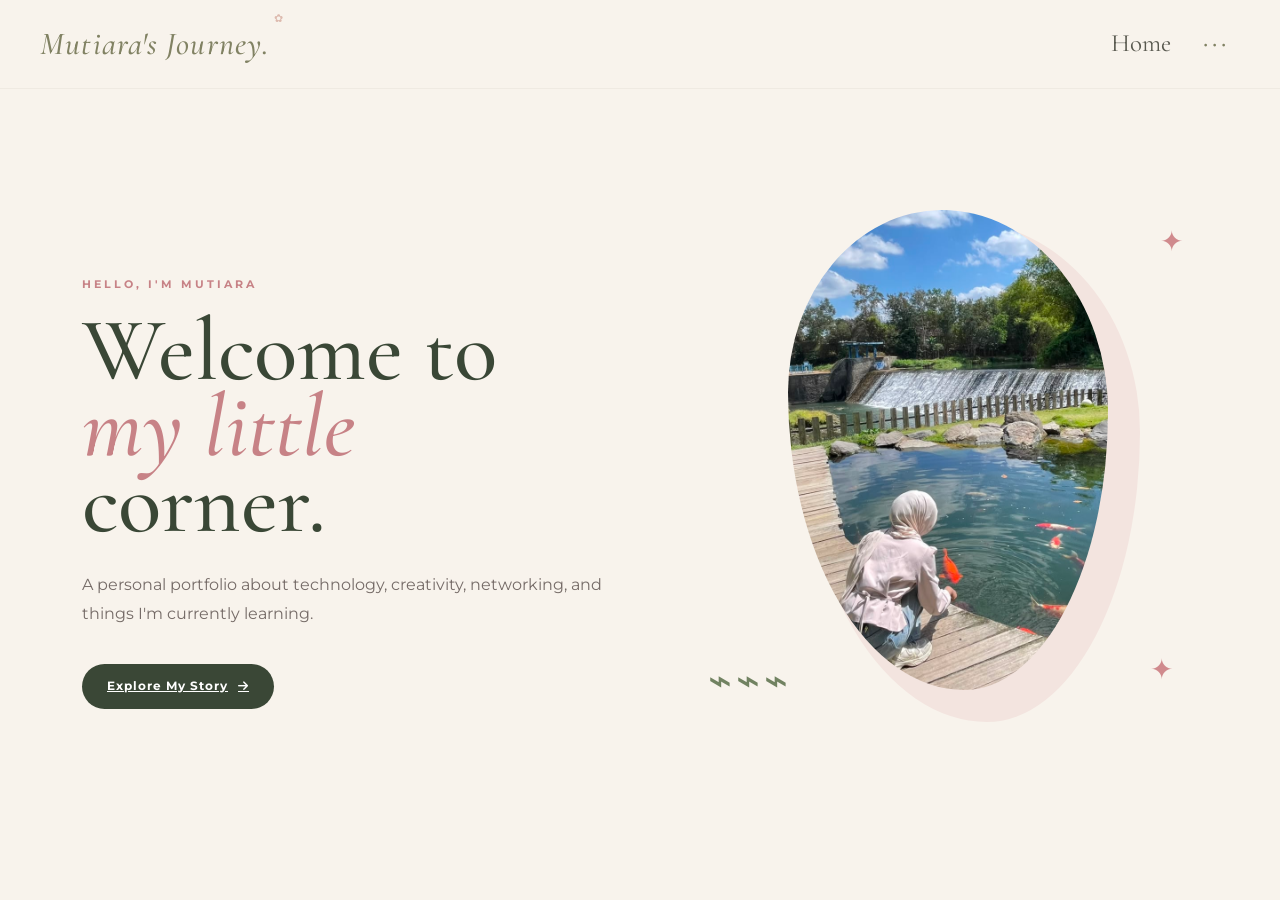
<file: index.html>
<!DOCTYPE html>
<html lang="id">

<head>

    <meta charset="UTF-8">

    <meta
        name="viewport"
        content="width=device-width, initial-scale=1.0">

    <title>Mutiara's Journey</title>


    <!-- FONT -->

    <link
        href="https://fonts.googleapis.com/css2?family=Cormorant+Garamond:wght@400;500;600;700&family=Montserrat:wght@400;500;600;700&display=swap"
        rel="stylesheet">


    <!-- BOOTSTRAP -->

    <link
        href="https://cdn.jsdelivr.net/npm/bootstrap@5.3.3/dist/css/bootstrap.min.css"
        rel="stylesheet">


    <!-- FONT AWESOME -->

    <link
        rel="stylesheet"
        href="https://cdnjs.cloudflare.com/ajax/libs/font-awesome/6.5.2/css/all.min.css">


    <!-- CSS -->

    <link
        rel="stylesheet"
        href="CSS/style.css">

</head>


<body>


    <!-- =========================================
         ANIMATED BACKGROUND
         ========================================= -->

    <div class="bg-animation">

        <div class="petal cottage-pink"></div>

        <div class="petal cottage-green"></div>

        <div class="petal cottage-pink"></div>

        <div class="petal cottage-green"></div>

        <div class="petal cottage-pink"></div>

        <div class="petal cottage-green"></div>

        <div class="petal cottage-pink"></div>

        <div class="petal cottage-green"></div>

    </div>



    <!-- =========================================
         MAIN CONTENT
         ========================================= -->

    <div class="main-content">


       <!-- =====================================
             NAVBAR
===================================== -->

<nav class="navbar fixed-top">

    <div class="navbar-container">

        <!-- LOGO -->

        <a
            href="index.html"
            class="navbar-brand"
        >
            Mutiara's Journey.
        </a>


        <!-- MENU KANAN -->

        <div class="navbar-right">

            <!-- HOME -->

            <a
                href="index.html"
                class="nav-home"
            >
                Home
            </a>


            <!-- TITIK TIGA -->

            <div class="dropdown">

                <button
                    class="dots-button dropdown-toggle"
                    type="button"
                    data-bs-toggle="dropdown"
                    aria-expanded="false"
                    aria-label="Menu"
                >
                    •••
                </button>


                <!-- DROPDOWN MENU -->

                <ul class="dropdown-menu dots-dropdown">

                    <li>
                        <a
                            class="dropdown-item"
                            href="aboutme.html"
                        >
                            About Me
                        </a>
                    </li>

                    <li>
                        <a
                            class="dropdown-item"
                            href="skills.html"
                        >
                            My skills
                        </a>
                    </li>

                    <li>
                        <a
                            class="dropdown-item"
                            href="project.html"
                        >
                            My projects
                        </a>
                    </li>

                    <li>
                        <a
                            class="dropdown-item"
                            href="education.html"
                        >
                            My Education
                        </a>
                    </li>

                    <li>
                        <a
                            class="dropdown-item"
                            href="dreams.html"
                        >
                            My Dreams
                        </a>
                    </li>

                    <li>
                        <a
                            class="dropdown-item"
                            href="contact.html"
                        >
                            Contact Me
                        </a>
                    </li>

                </ul>

            </div>

        </div>

    </div>

</nav>

        <!-- =====================================
             COVER
             ===================================== -->

     <main class="cover-page">

    <div class="container">

        <div class="hero-row">

            <!-- TEXT -->
            <div class="hero-text">

                <div class="hero-content reveal">

                    <span class="hero-label">
                        HELLO, I'M MUTIARA
                    </span>

                    <h1 class="hero-title">
                        Welcome to
                        <span>my little</span>
                        corner.
                    </h1>

                    <p class="hero-description">
                        A personal portfolio about
                        technology, creativity,
                        networking, and things
                        I'm currently learning.
                    </p>

                    <div class="hero-buttons">

                        <a
                            href="aboutme.html"
                            class="btn-cottage btn-green">

                            Explore My Story

                            <i class="fa-solid fa-arrow-right"></i>

                        </a>

                    </div>

                </div>

            </div>


            <!-- FOTO -->
            <div class="hero-photo">

                <div class="cover-art reveal">

                    <div class="photo-back"></div>

                    <div class="photo-frame">

                        <img
                            src="images/fotoestetikgue.jpeg"
                            alt="Foto Mutiara">

                    </div>

                     <span class="sparkle sparkle-1">✦</span>

                    <span class="sparkle sparkle-2">✦</span>

                    <div class="leaf-decoration">

                        <span>⌁</span>
                        <span>⌁</span>
                        <span>⌁</span>

                  </div>

              </div>

          </div>

        </main>


    </div>



    <!-- =========================================
         BOOTSTRAP JS
         ========================================= -->

    <script
        src="https://cdn.jsdelivr.net/npm/bootstrap@5.3.3/dist/js/bootstrap.bundle.min.js">
    </script>


    <!-- =========================================
         CUSTOM JS
         ========================================= -->

    <script src="JS/script.js"></script>


</body>

</html>
</file>
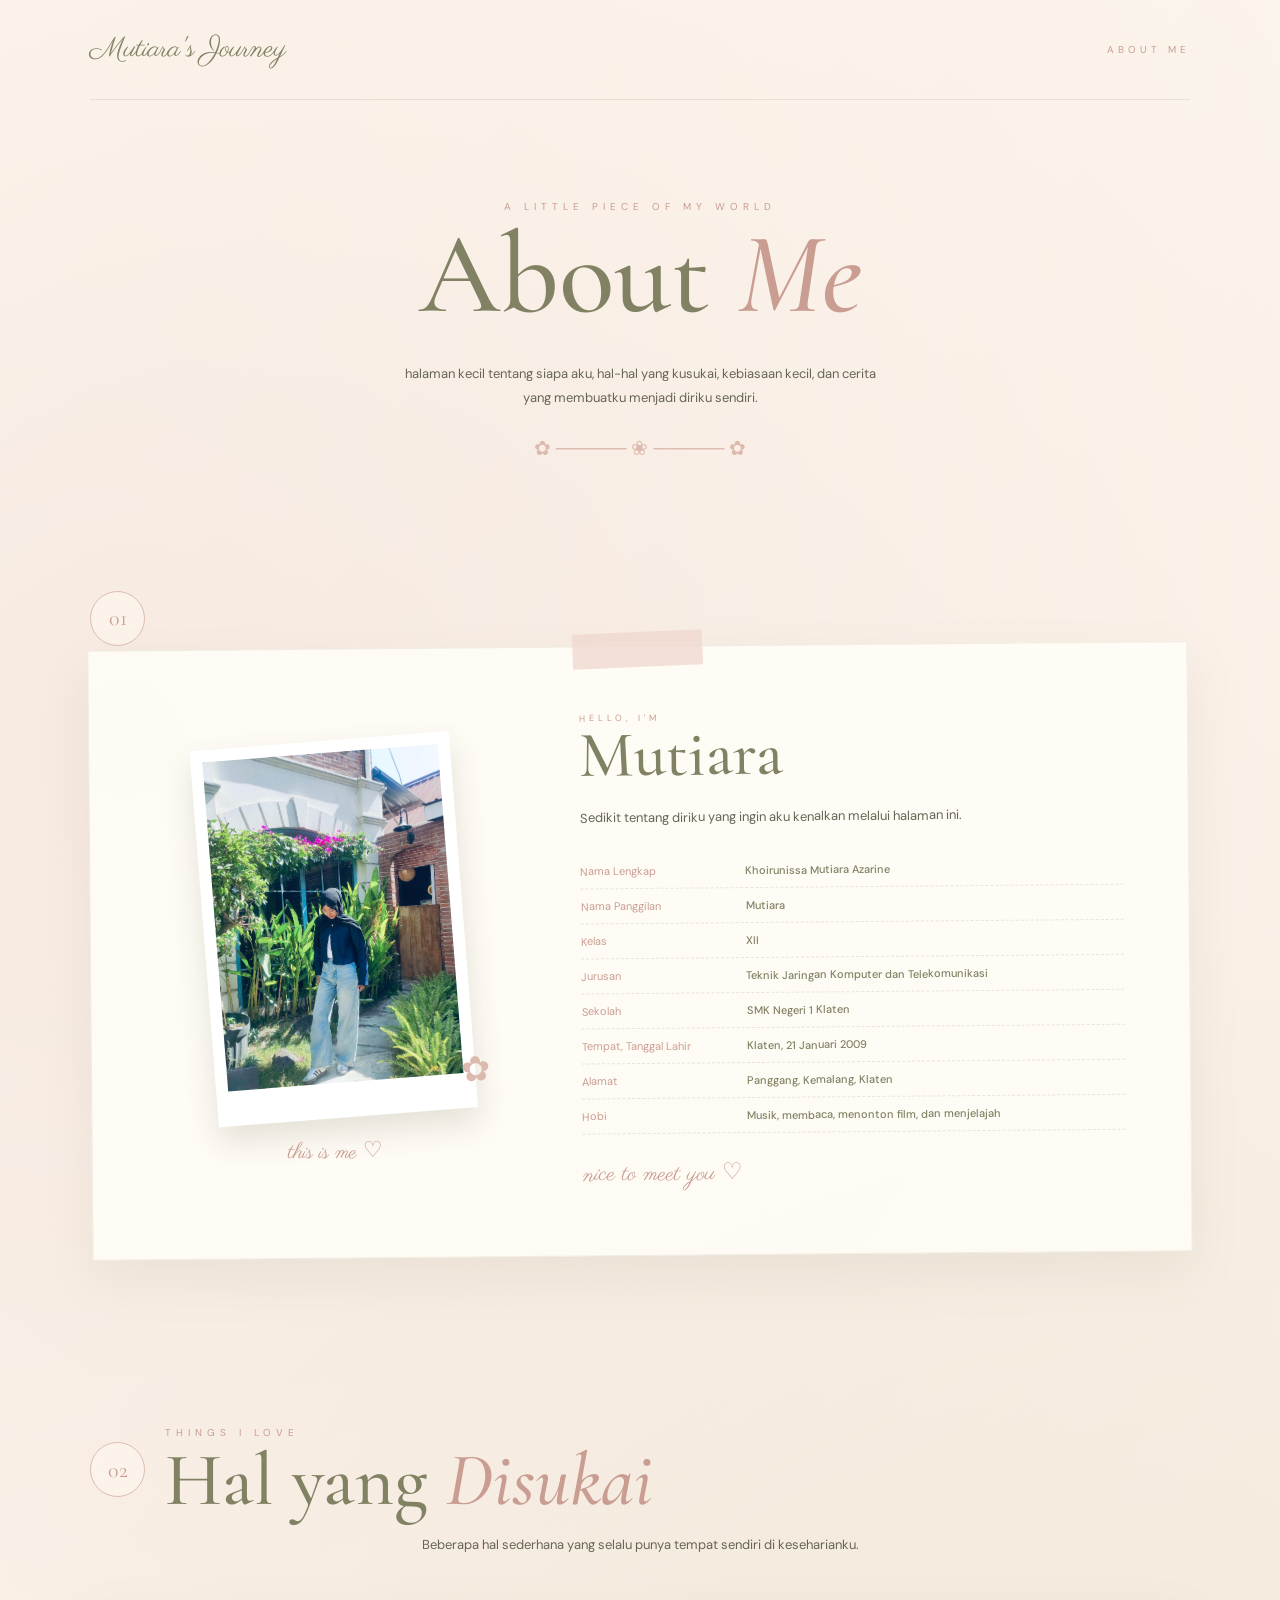
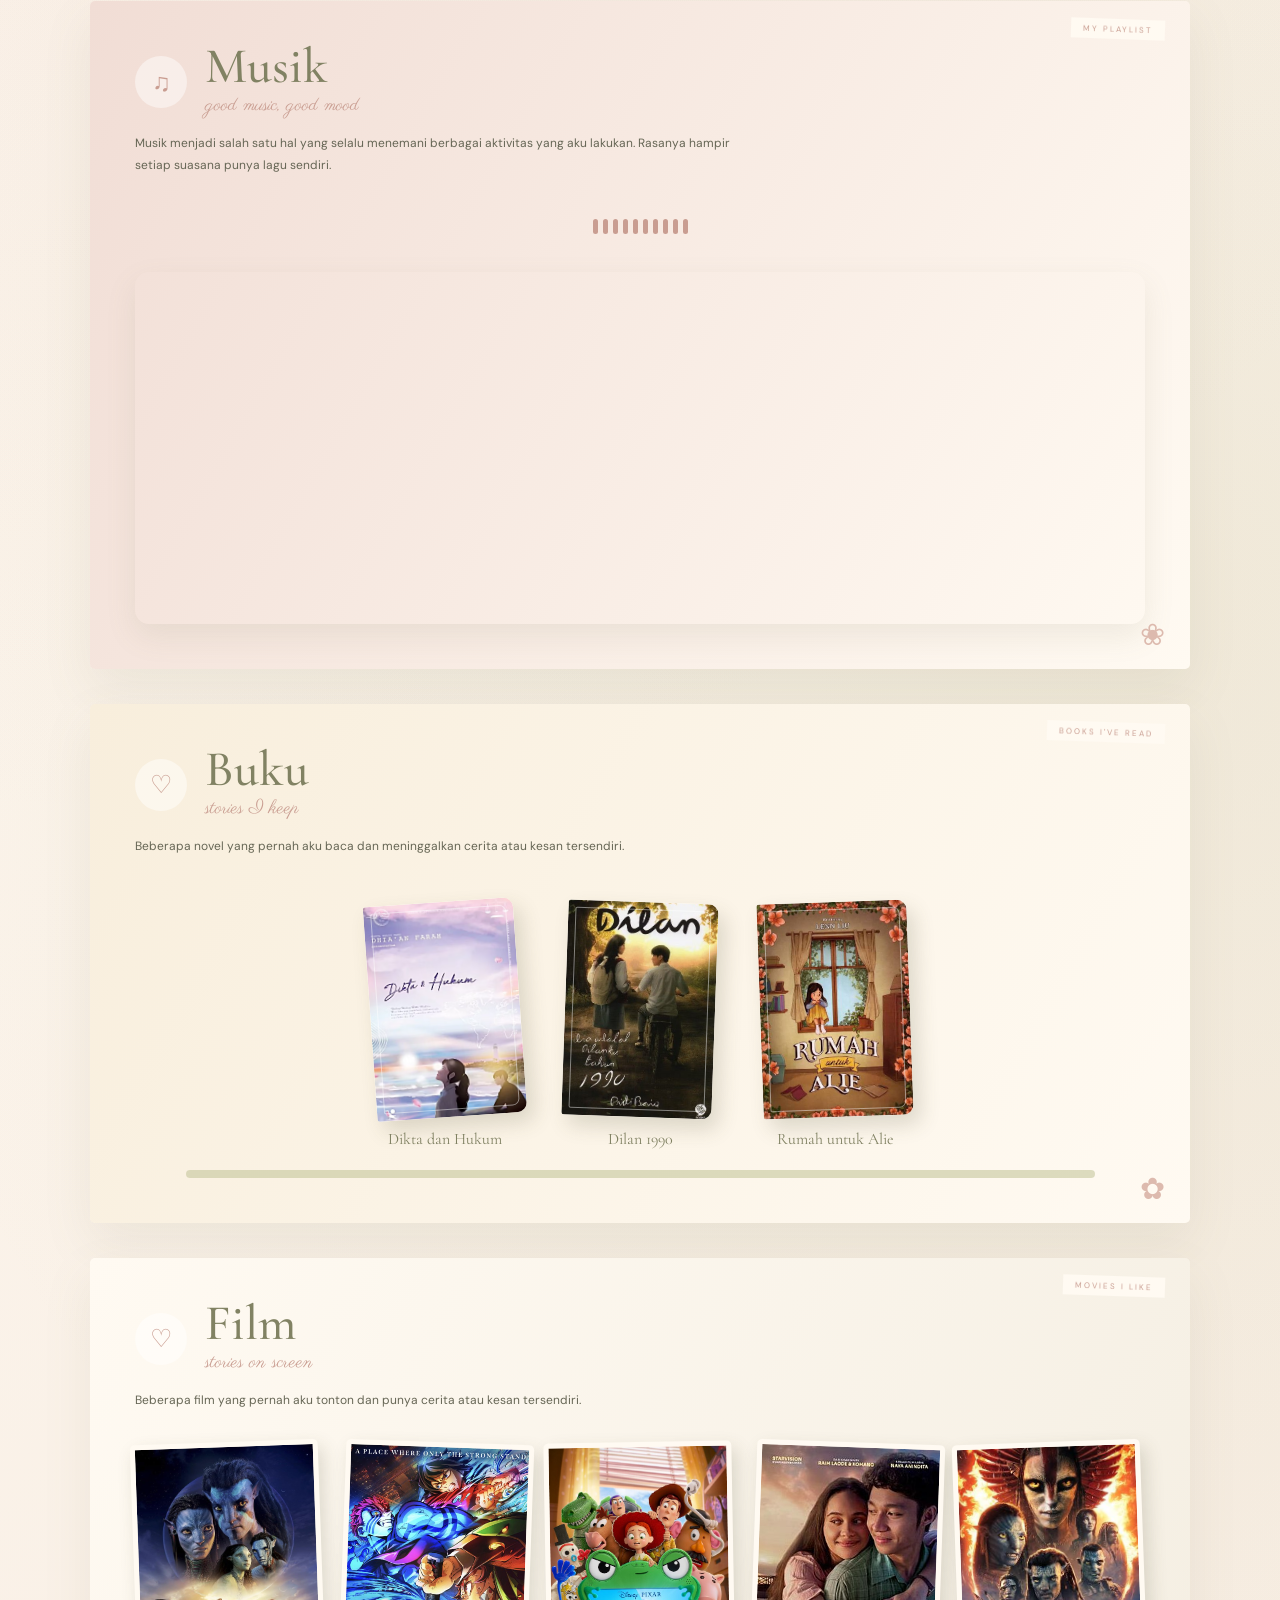
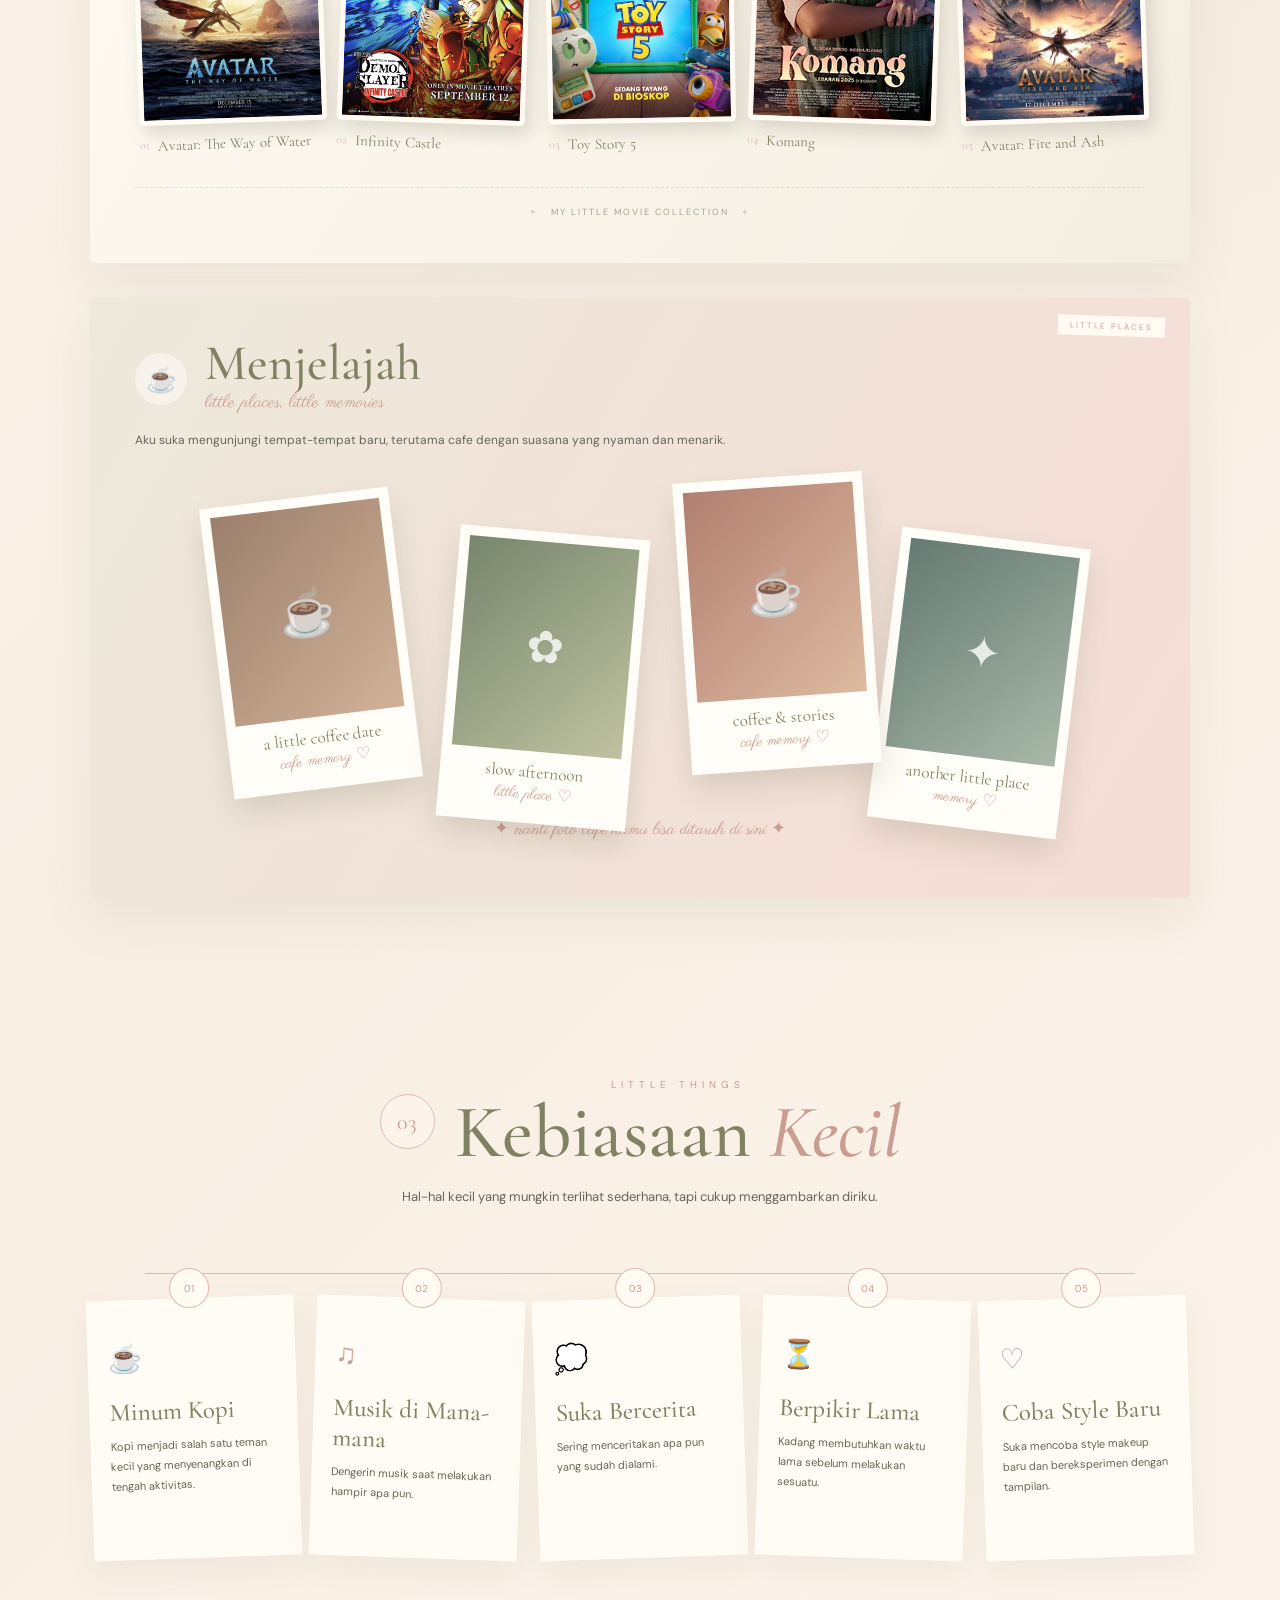
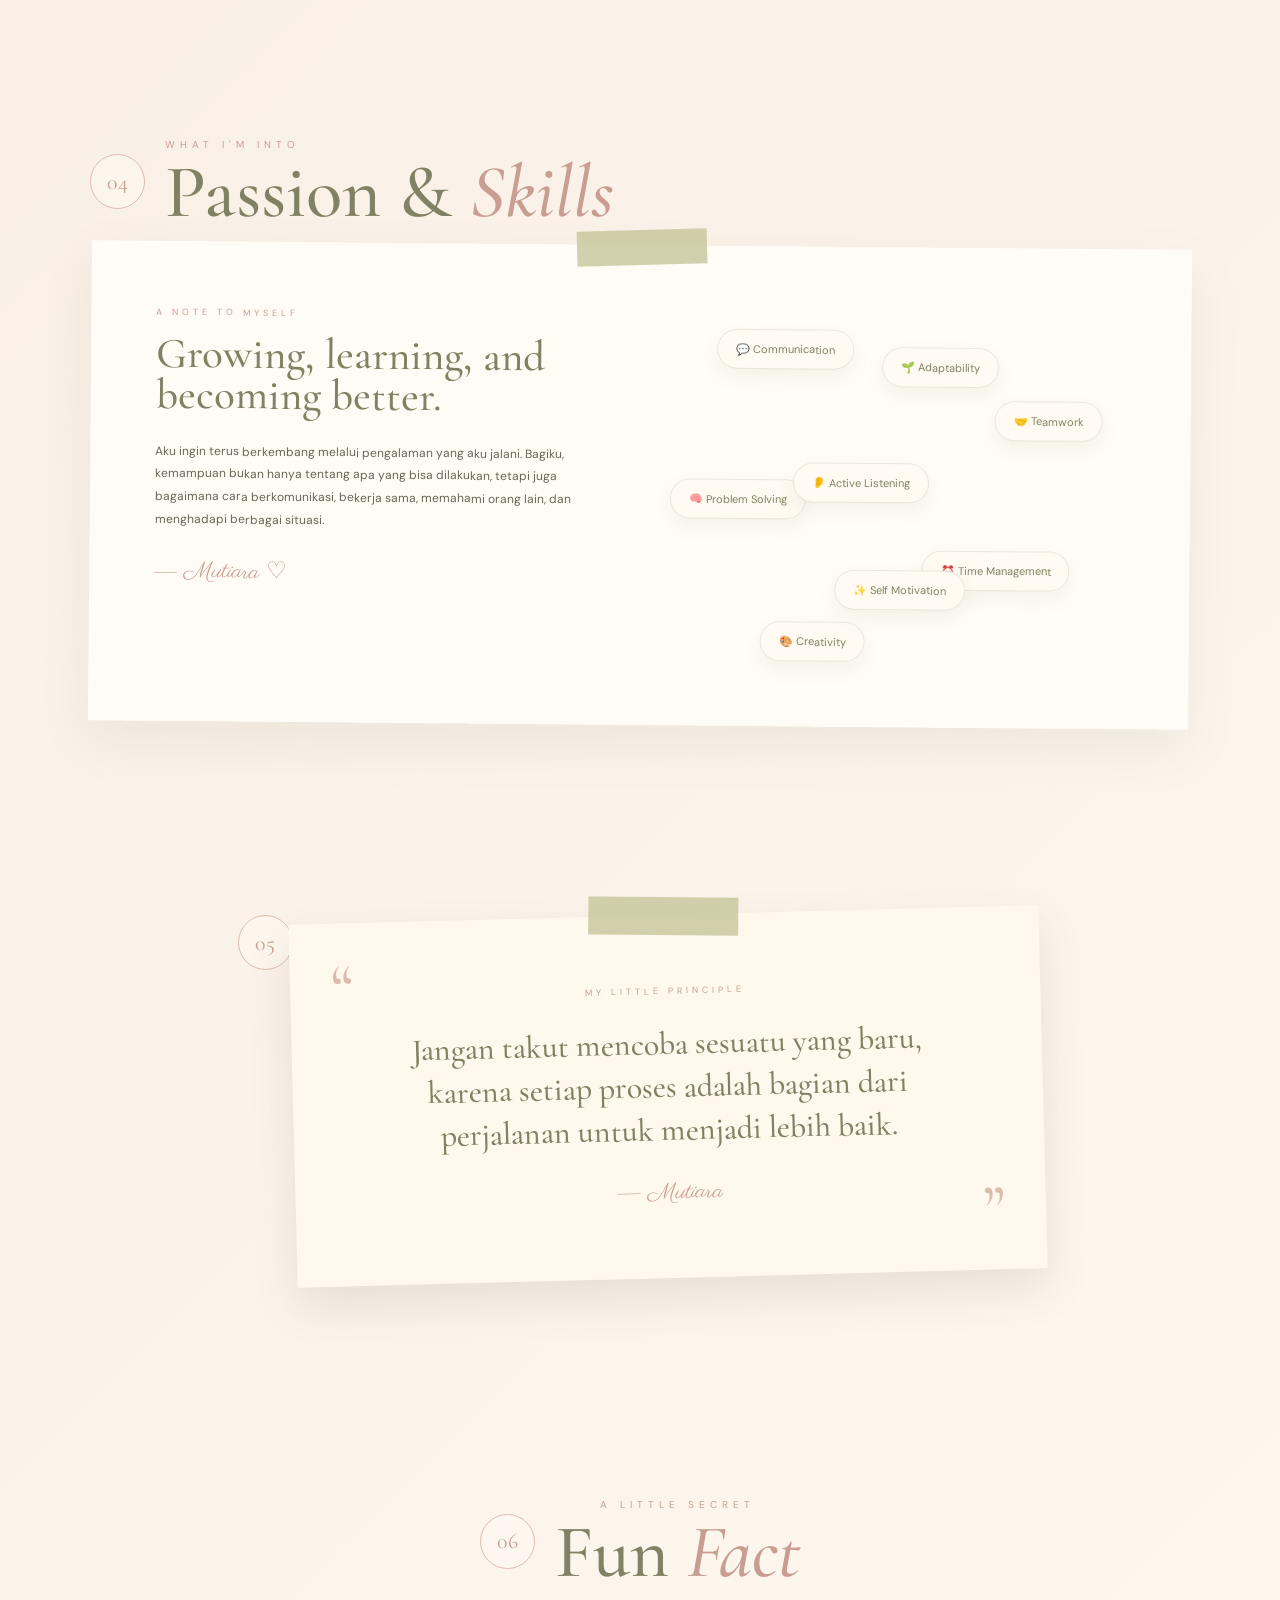
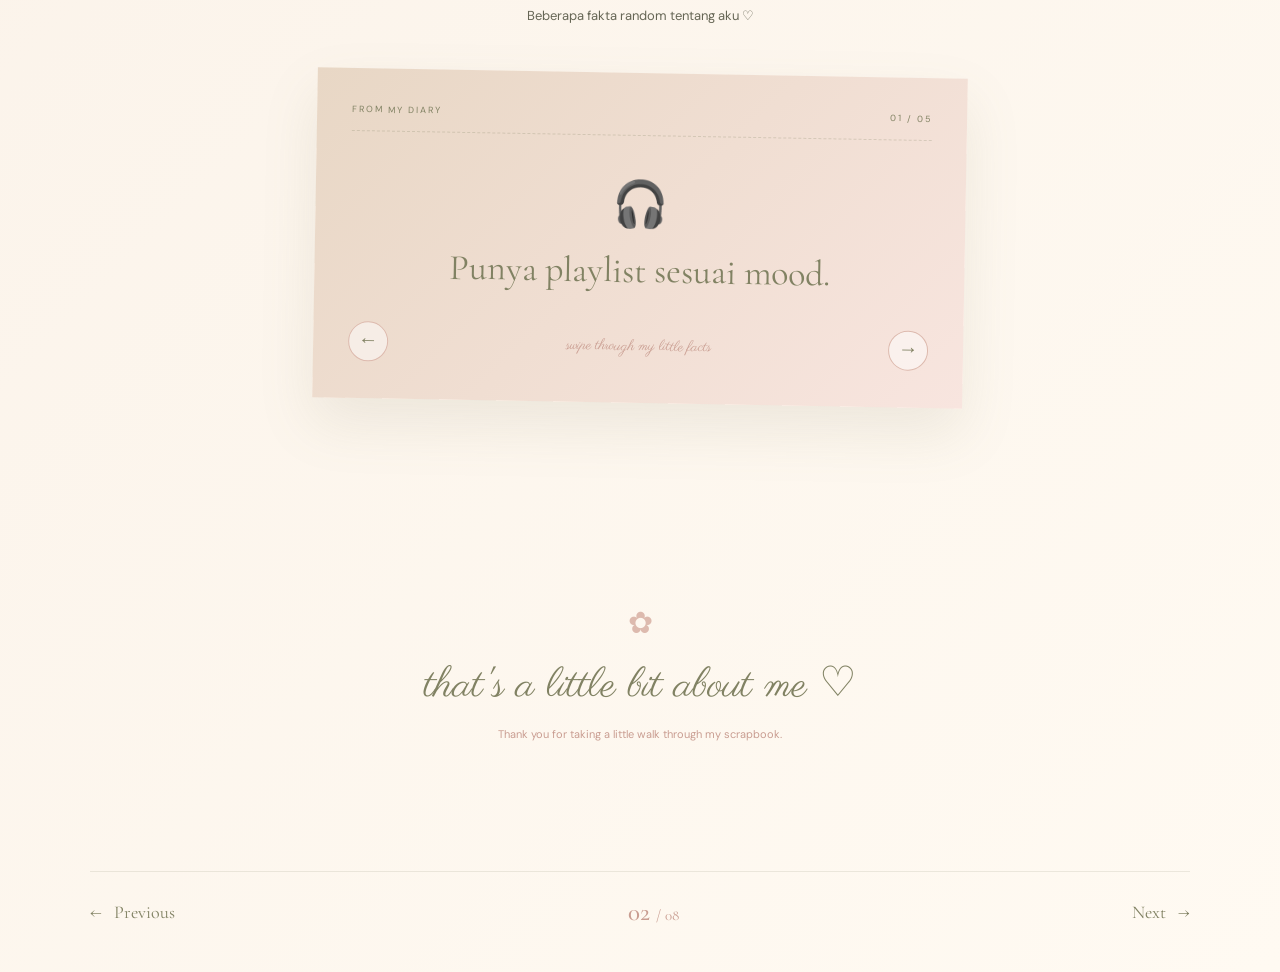
<file: aboutme.html>
<!DOCTYPE html>
<html lang="id">

<head>
    <meta charset="UTF-8">
    <meta name="viewport" content="width=device-width, initial-scale=1.0">

    <title>About Me | Mutiara's Journey</title>

    <!-- Google Fonts -->
    <link rel="preconnect" href="https://fonts.googleapis.com">
    <link rel="preconnect" href="https://fonts.gstatic.com" crossorigin>

    <link
        href="https://fonts.googleapis.com/css2?family=Cormorant+Garamond:wght@400;500;600;700&family=DM+Sans:wght@400;500;600&family=Parisienne&display=swap"
        rel="stylesheet">

    <link rel="stylesheet" href="CSS/aboutme.css">
</head>


<body>

    <!-- =====================================================
         FALLING FLOWERS
         ===================================================== -->

    <div class="petal-container" id="petals"></div>


    <!-- =====================================================
         NAVIGATION
         ===================================================== -->

    <header class="top-nav">

        <a href="index.html" class="nav-home">
            Mutiara's Journey
        </a>

        <span class="nav-page">
            ABOUT ME
        </span>

    </header>



    <!-- =====================================================
         MAIN
         ===================================================== -->

    <main>


        <!-- =================================================
             INTRO
             ================================================= -->

        <section class="scrapbook-intro">

            <p class="small-label">
                A LITTLE PIECE OF MY WORLD
            </p>

            <h1>
                About <span>Me</span>
            </h1>

            <p class="intro-text">
                halaman kecil tentang siapa aku,
                hal-hal yang kusukai, kebiasaan kecil,
                dan cerita yang membuatku menjadi diriku sendiri.
            </p>

            <div class="flower-line">
                ✿ ───── ❀ ───── ✿
            </div>

        </section>



        <!-- =================================================
             01 BIODATA
             ================================================= -->

        <section class="journal-section biodata-section">

            <div class="section-number">
                01
            </div>

            <div class="biodata-paper">

                <div class="paper-tape tape-pink"></div>

                <div class="photo-wrapper">

                    <div class="photo-frame">

                        <img
                            src="images/fotogue.jpeg"
                            alt="Foto Mutiara">

                        <span class="photo-flower">
                            ✿
                        </span>

                    </div>

                    <p class="photo-caption">
                        this is me ♡
                    </p>

                </div>


                <div class="biodata-content">

                    <p class="tiny-title">
                        HELLO, I'M
                    </p>

                    <h2>
                        Mutiara
                    </h2>

                    <p class="biodata-intro">
                        Sedikit tentang diriku yang ingin
                        aku kenalkan melalui halaman ini.
                    </p>


                    <div class="bio-list">

                        <div class="bio-row">
                            <span>Nama Lengkap</span>
                            <strong>Khoirunissa Mutiara Azarine</strong>
                        </div>

                        <div class="bio-row">
                            <span>Nama Panggilan</span>
                            <strong>Mutiara</strong>
                        </div>

                        <div class="bio-row">
                            <span>Kelas</span>
                            <strong>XII</strong>
                        </div>

                        <div class="bio-row">
                            <span>Jurusan</span>
                            <strong>Teknik Jaringan Komputer dan Telekomunikasi</strong>
                        </div>

                        <div class="bio-row">
                            <span>Sekolah</span>
                            <strong>SMK Negeri 1 Klaten</strong>
                        </div>

                        <div class="bio-row">
                            <span>Tempat, Tanggal Lahir</span>
                            <strong>Klaten, 21 Januari 2009</strong>
                        </div>

                        <div class="bio-row">
                            <span>Alamat</span>
                            <strong>Panggang, Kemalang, Klaten</strong>
                        </div>

                        <div class="bio-row">
                            <span>Hobi</span>
                            <strong>Musik, membaca, menonton film, dan menjelajah</strong>
                        </div>

                    </div>


                    <div class="hand-note">
                        nice to meet you ♡
                    </div>

                </div>

            </div>

        </section>



        <!-- =================================================
             02 THINGS I LOVE
             ================================================= -->

        <section class="journal-section love-section">

            <div class="section-heading">

                <div class="section-number">
                    02
                </div>

                <div>
                    <p class="small-label">
                        THINGS I LOVE
                    </p>

                    <h2>
                        Hal yang <span>Disukai</span>
                    </h2>
                </div>

            </div>


            <p class="section-description">
                Beberapa hal sederhana yang selalu punya
                tempat sendiri di keseharianku.
            </p>



            <!-- =================================================
                 MUSIC
                 ================================================= -->

            <article class="love-item music-item">

                <div class="scrap-label">
                    MY PLAYLIST
                </div>

                <div class="love-heading">

                    <span class="love-icon">
                        ♫
                    </span>

                    <div>
                        <h3>Musik</h3>

                        <p>
                            good music, good mood
                        </p>
                    </div>

                </div>


                <p class="love-text">
                    Musik menjadi salah satu hal yang selalu
                    menemani berbagai aktivitas yang aku lakukan.
                    Rasanya hampir setiap suasana punya lagu sendiri.
                </p>


                <!-- Equalizer -->

                <div class="equalizer">

                    <i></i>
                    <i></i>
                    <i></i>
                    <i></i>
                    <i></i>
                    <i></i>
                    <i></i>
                    <i></i>
                    <i></i>
                    <i></i>

                </div>


                <!-- Spotify -->

                <div class="spotify-wrapper">

                    <iframe
                        src="https://open.spotify.com/embed/playlist/6tvFSNjqoFs0NstnB7s2gV?utm_source=generator&si=9891db995cb54941"
                        width="100%"
                        height="352"
                        frameborder="0"
                        allowfullscreen=""
                        allow="autoplay; clipboard-write; encrypted-media; fullscreen; picture-in-picture"
                        loading="lazy">
                    </iframe>

                </div>

                <span class="corner-flower">
                    ❀
                </span>

            </article>



            <!-- =================================================
                 BOOK
================================================= -->

<article class="love-item book-item-section">

    <div class="scrap-label">
        BOOKS I'VE READ
    </div>

    <div class="love-heading">

        <span class="love-icon">
            ♡
        </span>

        <div>
            <h3>Buku</h3>

            <p>
                stories I keep
            </p>
        </div>

    </div>


    <p class="love-text">
        Beberapa novel yang pernah aku baca dan
        meninggalkan cerita atau kesan tersendiri.
    </p>


    <!-- ================================
         BOOK COVERS
    ================================= -->

    <div class="book-display">

        <!-- DIKTA DAN HUKUM -->
        <div class="book-cover-wrap">

            <div class="book-cover">
                <img
                    src="images/Dikta dan hukum.png"
                    alt="Cover buku Dikta dan Hukum"
                >
            </div>

            <p>
                Dikta dan Hukum
            </p>

        </div>


        <!-- DILAN 1990 -->
        <div class="book-cover-wrap">

            <div class="book-cover">
                <img
                    src="images/dilan-1990.jpg"
                    alt="Cover buku Dilan 1990"
                >
            </div>

            <p>
                Dilan 1990
            </p>

        </div>


        <!-- LAUT BERCERITA -->
        <div class="book-cover-wrap">

            <div class="book-cover">
                <img
                    src="images/rumah untuk alie.jpg"
                    alt="Cover buku Rumah untuk Alie"
                >
            </div>

            <p>
                Rumah untuk Alie
            </p>

        </div>

    </div>


    <!-- GARIS RAK BUKU -->
    <div class="book-shelf-line"></div>


    <!-- DEKORASI -->
    <span class="corner-flower">
        ✿
    </span>

</article>

            <!-- =================================================
                 FILMS
================================================= -->

<article class="love-item film-item-section">

    <div class="scrap-label">
        MOVIES I LIKE
    </div>

    <div class="love-heading">

        <span class="love-icon">
            ♡
        </span>

        <div>
            <h3>Film</h3>

            <p>
                stories on screen
            </p>
        </div>

    </div>


    <p class="love-text">
        Beberapa film yang pernah aku tonton
        dan punya cerita atau kesan tersendiri.
    </p>


    <!-- ================================
         FILM POSTERS
    ================================= -->

    <div class="film-display">

        <!-- AVATAR: THE WAY OF WATER -->
        <div class="film-card">

            <div class="film-poster">

                <img
                    src="images/avatar the way of water.jpg"
                    alt="Poster Avatar The Way of Water"
                >

                <div class="film-overlay">
                    <span>NOW PLAYING</span>
                    <strong>♡</strong>
                </div>

            </div>

            <div class="film-info">
                <span>01</span>
                <p>Avatar: The Way of Water</p>
            </div>

        </div>


        <!-- INFINITY CASTLE -->
        <div class="film-card">

            <div class="film-poster">

                <img
                    src="images/infinity castle.jpg"
                    alt="Poster Demon Slayer Infinity Castle"
                >

                <div class="film-overlay">
                    <span>NOW PLAYING</span>
                    <strong>♡</strong>
                </div>

            </div>

            <div class="film-info">
                <span>02</span>
                <p>Infinity Castle</p>
            </div>

        </div>


        <!-- TOY STORY 5 -->
        <div class="film-card">

            <div class="film-poster">

                <img
                    src="images/toy story 5.jpg"
                    alt="Poster Toy Story 5"
                >

                <div class="film-overlay">
                    <span>NOW PLAYING</span>
                    <strong>♡</strong>
                </div>

            </div>

            <div class="film-info">
                <span>03</span>
                <p>Toy Story 5</p>
            </div>

        </div>


        <!-- KOMANG -->
        <div class="film-card">

            <div class="film-poster">

                <img
                    src="images/komang.jpg"
                    alt="Poster film Komang"
                >

                <div class="film-overlay">
                    <span>NOW PLAYING</span>
                    <strong>♡</strong>
                </div>

            </div>

            <div class="film-info">
                <span>04</span>
                <p>Komang</p>
            </div>

        </div>


        <!-- AVATAR: FIRE AND ASH -->
        <div class="film-card">

            <div class="film-poster">

                <img
                    src="images/avatar fire and ash.jpg"
                    alt="Poster Avatar Fire and Ash"
                >

                <div class="film-overlay">
                    <span>NOW PLAYING</span>
                    <strong>♡</strong>
                </div>

            </div>

            <div class="film-info">
                <span>05</span>
                <p>Avatar: Fire and Ash</p>
            </div>

        </div>

    </div>


    <div class="film-ticket-line">
        <span>✦</span>
        MY LITTLE MOVIE COLLECTION
        <span>✦</span>
    </div>

</article>


            <!-- =================================================
                 EXPLORE
                 ================================================= -->

            <article class="love-item explore-item">

                <div class="scrap-label">
                    LITTLE PLACES
                </div>

                <div class="love-heading">

                    <span class="love-icon">
                        ☕
                    </span>

                    <div>
                        <h3>Menjelajah</h3>

                        <p>
                            little places, little memories
                        </p>
                    </div>

                </div>


                <p class="love-text">
                    Aku suka mengunjungi tempat-tempat baru,
                    terutama cafe dengan suasana yang nyaman
                    dan menarik.
                </p>


                <!-- POLAROID -->

                <div class="polaroid-gallery">


                    <div class="polaroid polaroid-one">

                        <div class="cafe-placeholder cafe-one">
                            <span>☕</span>
                        </div>

                        <p>
                            a little coffee date
                        </p>

                        <small>
                            cafe memory ♡
                        </small>

                    </div>


                    <div class="polaroid polaroid-two">

                        <div class="cafe-placeholder cafe-two">
                            <span>✿</span>
                        </div>

                        <p>
                            slow afternoon
                        </p>

                        <small>
                            little place ♡
                        </small>

                    </div>


                    <div class="polaroid polaroid-three">

                        <div class="cafe-placeholder cafe-three">
                            <span>☕</span>
                        </div>

                        <p>
                            coffee &amp; stories
                        </p>

                        <small>
                            cafe memory ♡
                        </small>

                    </div>


                    <div class="polaroid polaroid-four">

                        <div class="cafe-placeholder cafe-four">
                            <span>✦</span>
                        </div>

                        <p>
                            another little place
                        </p>

                        <small>
                            memory ♡
                        </small>

                    </div>

                </div>


                <p class="photo-hint">
                    ✦ nanti foto cafe kamu bisa ditaruh di sini ✦
                </p>

            </article>

        </section>



        <!-- =================================================
             03 KEBIASAAN KECIL
             ================================================= -->

        <section class="journal-section habits-section">

            <div class="section-heading centered">

                <div class="section-number">
                    03
                </div>

                <div>
                    <p class="small-label">
                        LITTLE THINGS
                    </p>

                    <h2>
                        Kebiasaan <span>Kecil</span>
                    </h2>
                </div>

            </div>


            <p class="section-description">
                Hal-hal kecil yang mungkin terlihat sederhana,
                tapi cukup menggambarkan diriku.
            </p>


            <div class="habit-timeline">


                <div class="habit-card">

                    <span class="habit-number">
                        01
                    </span>

                    <span class="habit-icon">
                        ☕
                    </span>

                    <h3>
                        Minum Kopi
                    </h3>

                    <p>
                        Kopi menjadi salah satu teman kecil
                        yang menyenangkan di tengah aktivitas.
                    </p>

                </div>


                <div class="habit-card">

                    <span class="habit-number">
                        02
                    </span>

                    <span class="habit-icon">
                        ♫
                    </span>

                    <h3>
                        Musik di Mana-mana
                    </h3>

                    <p>
                        Dengerin musik saat melakukan
                        hampir apa pun.
                    </p>

                </div>


                <div class="habit-card">

                    <span class="habit-number">
                        03
                    </span>

                    <span class="habit-icon">
                        💭
                    </span>

                    <h3>
                        Suka Bercerita
                    </h3>

                    <p>
                        Sering menceritakan apa pun yang
                        sudah dialami.
                    </p>

                </div>


                <div class="habit-card">

                    <span class="habit-number">
                        04
                    </span>

                    <span class="habit-icon">
                        ⏳
                    </span>

                    <h3>
                        Berpikir Lama
                    </h3>

                    <p>
                        Kadang membutuhkan waktu lama
                        sebelum melakukan sesuatu.
                    </p>

                </div>


                <div class="habit-card">

                    <span class="habit-number">
                        05
                    </span>

                    <span class="habit-icon">
                        ♡
                    </span>

                    <h3>
                        Coba Style Baru
                    </h3>

                    <p>
                        Suka mencoba style makeup baru
                        dan bereksperimen dengan tampilan.
                    </p>

                </div>

            </div>

        </section>



        <!-- =================================================
             04 PASSION & SOFT SKILLS
             ================================================= -->

        <section class="journal-section passion-section">

            <div class="section-heading">

                <div class="section-number">
                    04
                </div>

                <div>
                    <p class="small-label">
                        WHAT I'M INTO
                    </p>

                    <h2>
                        Passion &amp; <span>Skills</span>
                    </h2>
                </div>

            </div>


            <div class="passion-paper">

                <div class="paper-tape tape-green"></div>


                <div class="passion-copy">

                    <p class="tiny-title">
                        A NOTE TO MYSELF
                    </p>

                    <h3>
                        Growing, learning,
                        and becoming better.
                    </h3>

                    <p>
                        Aku ingin terus berkembang melalui
                        pengalaman yang aku jalani. Bagiku,
                        kemampuan bukan hanya tentang apa yang
                        bisa dilakukan, tetapi juga bagaimana
                        cara berkomunikasi, bekerja sama,
                        memahami orang lain, dan menghadapi
                        berbagai situasi.
                    </p>

                    <span class="signature">
                        — Mutiara ♡
                    </span>

                </div>


                <div class="soft-skills">

                    <div class="skill-tag tag-one">
                        💬 Communication
                    </div>

                    <div class="skill-tag tag-two">
                        🤝 Teamwork
                    </div>

                    <div class="skill-tag tag-three">
                        🧠 Problem Solving
                    </div>

                    <div class="skill-tag tag-four">
                        ⏰ Time Management
                    </div>

                    <div class="skill-tag tag-five">
                        🎨 Creativity
                    </div>

                    <div class="skill-tag tag-six">
                        🌱 Adaptability
                    </div>

                    <div class="skill-tag tag-seven">
                        👂 Active Listening
                    </div>

                    <div class="skill-tag tag-eight">
                        ✨ Self Motivation
                    </div>

                </div>

            </div>

        </section>



        <!-- =================================================
             05 PRINCIPLE
             ================================================= -->

        <section class="journal-section principle-section">

            <div class="section-number">
                05
            </div>


            <div class="principle-note">

                <div class="washi-tape"></div>

                <span class="quote-mark">
                    “
                </span>

                <p class="principle-label">
                    MY LITTLE PRINCIPLE
                </p>

                <h2 id="typing-text">
                    Jangan takut mencoba sesuatu yang baru,
                    karena setiap proses adalah bagian dari
                    perjalanan untuk menjadi lebih baik.
                </h2>

                <span class="quote-mark quote-bottom">
                    ”
                </span>

                <p class="principle-sign">
                    — Mutiara
                </p>

            </div>

        </section>



        <!-- =================================================
             06 FUN FACT
             ================================================= -->

        <section class="journal-section funfact-section">

            <div class="section-heading centered">

                <div class="section-number">
                    06
                </div>

                <div>
                    <p class="small-label">
                        A LITTLE SECRET
                    </p>

                    <h2>
                        Fun <span>Fact</span>
                    </h2>
                </div>

            </div>


            <p class="section-description">
                Beberapa fakta random tentang aku ♡
            </p>


            <div class="funfact-wrapper">

                <div
                    class="funfact-card"
                    id="funfactCard">

                    <div class="funfact-top">
                        <span>
                            FROM MY DIARY
                        </span>

                        <span id="factNumber">
                            01 / 05
                        </span>
                    </div>


                    <div class="funfact-content">

                        <span
                            class="funfact-icon"
                            id="funfactIcon">
                            🎧
                        </span>

                        <p
                            class="funfact-text"
                            id="funfactText">
                            Punya playlist sesuai mood.
                        </p>

                    </div>


                    <div class="funfact-bottom">

                        <button
                            id="prevFact"
                            class="fact-button">
                            ←
                        </button>

                        <span>
                            swipe through my little facts
                        </span>

                        <button
                            id="nextFact"
                            class="fact-button">
                            →
                        </button>

                    </div>

                </div>

            </div>

        </section>



        <!-- =================================================
             CLOSING
             ================================================= -->

        <section class="closing-section">

            <span>
                ✿
            </span>

            <h2>
                that's a little bit about me ♡
            </h2>

            <p>
                Thank you for taking a little walk
                through my scrapbook.
            </p>

        </section>

    </main>



    <!-- =====================================================
         BOTTOM NAVIGATION
         ===================================================== -->

    <footer class="page-navigation">

        <a
            href="index.html"
            class="page-button">

            ←
            <span>
                Previous
            </span>

        </a>


        <div class="page-count">
            <strong>
                02
            </strong>

            <span>
                / 08
            </span>
        </div>


        <a
            href="skills.html"
            class="page-button">

            <span>
                Next
            </span>

            →

        </a>

    </footer>



    <script src="JS/aboutme.js"></script>

</body>

</html>
</file>
<file: CSS/style.css>
/* =====================================================
   VARIABLES
   ===================================================== */

:root {
    --cream: #F8F3EC;
    --cream-dark: #EFE6DC;
    --sage: #A3B18A;
    --sage-dark: #3A4736;
    --pink: #C78286;
    --pink-light: #F5EAE4;
    --brown: #4A3E3D;
    --white: #FFFFFF;
    --border: #E8DED5;
}


/* =====================================================
   RESET
   ===================================================== */

* {
    margin: 0;
    padding: 0;
    box-sizing: border-box;
}


html {
    scroll-behavior: smooth;
}


body {
    background: var(--cream);
    color: var(--brown);
    font-family: 'Montserrat', sans-serif;
}


/* =====================================================
   BACKGROUND ANIMATION
   ===================================================== */

.bg-animation {
    position: fixed;
    top: 0;
    left: 0;
    width: 100%;
    height: 100%;
    overflow: hidden;
    pointer-events: none;
    z-index: 1;
}


.main-content {
    position: relative;
    z-index: 2;
}


/* =====================================================
   PETAL
   ===================================================== */

.petal {
    position: absolute;
    top: -50px;
    width: 16px;
    height: 22px;
    border-radius:
        150px 0 150px 150px;

    animation:
        fade-fall linear infinite;
}


/* PINK */

.cottage-pink {
    background:
        rgba(
            235,
            184,
            188,
            0.45
        );
}


/* GREEN */

.cottage-green {
    background:
        rgba(
            163,
            177,
            138,
            0.35
        );
}


/* =====================================================
   FALL ANIMATION
   ===================================================== */

@keyframes fade-fall {

    0% {
        opacity: 0;

        transform:
            translateY(-30px)
            translateX(0)
            rotate(0deg)
            scale(.8);
    }


    15% {
        opacity: 1;
    }


    50% {
        transform:
            translateY(50vh)
            translateX(80px)
            rotate(220deg)
            scale(1);
    }


    85% {
        opacity: 1;
    }


    100% {
        opacity: 0;

        transform:
            translateY(110vh)
            translateX(-100px)
            rotate(450deg)
            scale(1.1);
    }
}


/* =====================================================
   PETAL POSITIONS
   ===================================================== */

.petal:nth-child(1) {
    left: 5%;
    width: 16px;
    height: 22px;
    animation-duration: 14s;
    animation-delay: 0s;
}


.petal:nth-child(2) {
    left: 20%;
    width: 12px;
    height: 17px;
    animation-duration: 19s;
    animation-delay: 3s;
}


.petal:nth-child(3) {
    left: 38%;
    width: 20px;
    height: 27px;
    animation-duration: 16s;
    animation-delay: 6s;
}


.petal:nth-child(4) {
    left: 55%;
    width: 13px;
    height: 19px;
    animation-duration: 21s;
    animation-delay: 2s;
}


.petal:nth-child(5) {
    left: 68%;
    width: 18px;
    height: 24px;
    animation-duration: 15s;
    animation-delay: 5s;
}


.petal:nth-child(6) {
    left: 78%;
    width: 12px;
    height: 18px;
    animation-duration: 20s;
    animation-delay: 1s;
}


.petal:nth-child(7) {
    left: 88%;
    width: 17px;
    height: 23px;
    animation-duration: 17s;
    animation-delay: 7s;
}


.petal:nth-child(8) {
    left: 96%;
    width: 13px;
    height: 19px;
    animation-duration: 22s;
    animation-delay: 4s;
}


/* =====================================================
   THREE DOT NAVBAR
   ===================================================== */

.navbar {
    z-index: 1000 !important;

    background:
        rgba(
            248,
            243,
            236,
            0.94
        );

    backdrop-filter:
        blur(8px);

    border-bottom:
        1px solid
        rgba(
            129,
            130,
            99,
            0.08
        );
}


.navbar-container {
    width:
        min(
            1300px,
            calc(100% - 80px)
        );

    min-height: 72px;

    margin: auto;

    display: flex;

    align-items: center;

    justify-content: space-between;
}


/* =====================================================
   LOGO
   ===================================================== */

.navbar-brand {
    color: #818263 !important;

    font-family:
        "Cormorant Garamond",
        serif;

    font-size: 32px;

    font-weight: 500;

    font-style: italic;

    letter-spacing: 1.2px;

    text-decoration: none;

    position: relative;

    transition:
        color 0.3s ease;
}


.navbar-brand::after {
    content: "✿";

    font-size: 11px;

    font-style: normal;

    color: #DDBAAE;

    position: absolute;

    right: -15px;

    top: -4px;
}


.navbar-brand:hover {
    color: #59594F !important;
}


/* =====================================================
   BAGIAN KANAN
   ===================================================== */

.navbar-right {
    display: flex;

    align-items: center;

    gap: 22px;
}


/* =====================================================
   HOME
   ===================================================== */

.nav-home {
    color: #59594F;

    font-family:
        "Cormorant Garamond",
        serif;

    font-size: 25px;

    text-decoration: none;

    transition:
        color 0.3s ease;
}


.nav-home:hover {
    color: #818263;
}


/* =====================================================
   TITIK TIGA
   ===================================================== */

.dots-button {
    border: none !important;

    background: transparent !important;

    color: #818263 !important;

    font-size: 18px;

    letter-spacing: 4px;

    padding:
        8px 10px;

    box-shadow: none !important;

    cursor: pointer;

    line-height: 1;

    transition:
        transform 0.3s ease,
        color 0.3s ease;
}


/* HILANGKAN PANAH BOOTSTRAP */

.dots-button::after {
    display: none !important;
}


.dots-button:hover {
    color: #DDBAAE !important;

    transform:
        scale(1.08);
}


/* =====================================================
   DROPDOWN
   ===================================================== */

.dots-dropdown {
    min-width: 220px !important;

    padding: 10px !important;

    margin-top: 12px !important;

    background:
        #FFFAF2 !important;

    border:
        1px solid
        rgba(
            129,
            130,
            99,
            0.25
        ) !important;

    border-radius: 8px !important;

    box-shadow:
        0 15px 35px
        rgba(
            70,
            60,
            50,
            0.20
        ) !important;

    /*
       Posisikan kotak
       tepat di tengah tombol
    */

    left: 50% !important;

    right: auto !important;

    transform:
        translateX(-50%) !important;
}


/* =====================================================
   LINK DROPDOWN
   ===================================================== */

.dots-dropdown .dropdown-item {
    padding:
        11px 14px !important;

    color:
        #818263 !important;

    font-family:
        "Cormorant Garamond",
        serif;

    font-size: 18px;

    border-radius: 4px;

    background:
        transparent;

    transition:
        background 0.2s ease,
        padding-left 0.2s ease,
        color 0.2s ease;
}


/* HOVER */

.dots-dropdown .dropdown-item:hover {
    background:
        #EFD7CF !important;

    color:
        #59594F !important;

    padding-left:
        20px !important;
}


/* =====================================================
   COVER
   ===================================================== */

.cover-page {
    min-height: 100vh;

    background: transparent;

    position: relative;

    z-index: 2;
}


.hero-content {
    padding-top: 80px;
}


.hero-label {
    display: inline-block;

    color:
        var(--pink);

    font-size: .7rem;

    font-weight: 700;

    letter-spacing: 3px;

    margin-bottom: 20px;
}


.hero-title {
    font-family:
        'Cormorant Garamond',
        serif;

    font-size:
        clamp(
            4rem,
            7vw,
            7rem
        );

    line-height: .85;

    color:
        var(--sage-dark);

    margin-bottom: 30px;
}


.hero-title span {
    display: block;

    color:
        var(--pink);

    font-style: italic;
}


.hero-description {
    max-width: 570px;

    color: #756B67;

    line-height: 1.8;

    margin-bottom: 35px;
}


/* =====================================================
   BUTTON
   ===================================================== */

.btn-cottage {
    display: inline-flex;

    align-items: center;

    gap: 10px;

    padding:
        14px 25px;

    border-radius: 50px;

    font-size: .72rem;

    font-weight: 700;

    letter-spacing: 1px;

    transition:
        all .3s ease;
}


.btn-green {
    background:
        var(--sage-dark);

    color: white;
}


.btn-green:hover {
    background:
        var(--sage);

    color: white;

    transform:
        translateY(-4px);
}


/* =====================================================
   HERO SIDE BY SIDE
   ===================================================== */

.hero-row {
    min-height: 100vh;

    display: flex;

    align-items: center;

    justify-content: space-between;

    gap: 40px;
}


/* BAGIAN TEKS */

.hero-text {
    width: 55%;
}


/* BAGIAN FOTO */

.hero-photo {
    width: 45%;

    display: flex;

    justify-content: center;

    align-items: center;
}


/* =====================================================
   COVER ART
   ===================================================== */

.cover-art {
    position: relative;

    width: 500px;

    height: 620px;

    margin: auto;

    display: flex;

    justify-content: center;

    align-items: center;

    background:
        transparent !important;
}


/* =====================================================
   FOTO FRAME
   ===================================================== */

.photo-frame {
    position: relative;

    width: 320px;

    height: 480px;

    overflow: hidden;

    border-radius:
        48% 52% 45% 55% /
        38% 42% 58% 62%;

    background:
        #eee7dc;

    z-index: 2;
}


.photo-frame img {
    width: 100% !important;

    height: 100% !important;

    object-fit: cover;

    display: block;

    font-size: 0;
}


/* =====================================================
   SHADOW PINK
   ===================================================== */

.photo-back {
    position: absolute;

    width: 340px;

    height: 500px;

    background:
        #f3e4df;

    border-radius:
        48% 52% 45% 55% /
        38% 42% 58% 62%;

    transform:
        translate(
            22px,
            22px
        );

    z-index: 1;
}


/* =====================================================
   DEKORASI
   ===================================================== */

.sparkle {
    position: absolute;

    z-index: 5;

    color:
        #d08a8d;

    font-size: 28px;
}


.sparkle-1 {
    top: 80px;

    right: 15px;
}


.sparkle-2 {
    bottom: 70px;

    right: 25px;
}


/* =====================================================
   DAUN
   ===================================================== */

.leaf-decoration {
    position: absolute;

    left: 10px;

    bottom: 50px;

    z-index: 5;
}


.leaf-decoration span {
    color:
        #718261;

    font-size: 40px;
}


/* =====================================================
   REVEAL ANIMATION
   ===================================================== */

.reveal {
    opacity: 0;

    transform:
        translateY(50px);

    transition:
        opacity .9s ease,
        transform .9s ease;
}


.reveal.show {
    opacity: 1;

    transform:
        translateY(0);
}


/* =====================================================
   BACK TO TOP
   ===================================================== */

#backToTop {
    position: fixed;

    right: 25px;

    bottom: 25px;

    width: 48px;

    height: 48px;

    border: none;

    border-radius: 50%;

    background:
        var(--sage-dark);

    color: white;

    display: flex;

    align-items: center;

    justify-content: center;

    cursor: pointer;

    opacity: 0;

    visibility: hidden;

    transform:
        translateY(15px);

    transition:
        all .3s ease;

    z-index: 9999;
}


#backToTop.show {
    opacity: 1;

    visibility: visible;

    transform:
        translateY(0);
}


#backToTop:hover {
    background:
        var(--pink);
}


/* =====================================================
   TABLET
   ===================================================== */

@media (max-width: 991px) {

    .navbar-container {
        width:
            calc(
                100% - 40px
            );
    }


    .navbar-brand {
        font-size: 27px;
    }


    .navbar-right {
        gap: 15px;
    }


    .nav-home {
        font-size: 23px;
    }


    .hero-content {
        padding-top: 130px;

        text-align: center;
    }


    .hero-description {
        margin-left: auto;

        margin-right: auto;
    }


    .hero-buttons {
        justify-content: center;
    }


    .cover-art {
        width: 260px;

        height: 350px;

        margin-top: 60px;

        margin-bottom: 50px;
    }
}


/* =====================================================
   MOBILE
   ===================================================== */

@media (max-width: 576px) {

    .navbar-container {
        width:
            calc(
                100% - 25px
            );

        min-height: 65px;
    }


    .navbar-brand {
        font-size: 21px;
    }


    .navbar-right {
        gap: 5px;
    }


    .nav-home {
        font-size: 21px;
    }


    .dots-button {
        font-size: 16px;

        padding:
            8px 7px;
    }


    .dots-dropdown {
        min-width:
            190px !important;
    }


    .dots-dropdown .dropdown-item {
        font-size: 17px;
    }


    .hero-title {
        font-size: 3.5rem;
    }


    .cover-art {
        width: 220px;

        height: 300px;
    }
}
</file>
<file: CSS/aboutme.css>
/* =========================================================
   MUTIARA'S JOURNEY
   ABOUT ME — SCRAPBOOK STYLE
   ========================================================= */


/* =========================================================
   VARIABLES
   ========================================================= */

:root {

    --sage-dark: #818263;
    --sage-soft: #c2c395;

    --pink: #ddbaae;
    --pink-dark: #c99d91;

    --peach: #efd7cf;
    --oat: #dcd4c1;
    --honey: #f6ead4;

    --cream: #fffaf2;
    --paper: #fffdf7;

    --brown: #8b796d;
    --text: #666655;

    --shadow:
        0 20px 50px rgba(129, 130, 99, 0.10);

    --transition:
        all 0.4s ease;
}


/* =========================================================
   RESET
   ========================================================= */

* {
    margin: 0;
    padding: 0;
    box-sizing: border-box;
}

html {
    scroll-behavior: smooth;
}

body {

    min-height: 100vh;

    background:
        radial-gradient(
            circle at 10% 10%,
            rgba(221, 186, 174, 0.22),
            transparent 25%
        ),
        radial-gradient(
            circle at 90% 30%,
            rgba(194, 195, 149, 0.18),
            transparent 25%
        ),
        linear-gradient(
            135deg,
            #fffaf2,
            #f8eee4,
            #fffaf2
        );

    color: var(--text);

    font-family:
        "DM Sans",
        sans-serif;

    overflow-x: hidden;
}


/* PAPER TEXTURE */

body::before {

    content: "";

    position: fixed;

    inset: 0;

    pointer-events: none;

    opacity: 0.35;

    z-index: -1;

    background-image:
        radial-gradient(
            rgba(129, 130, 99, 0.08)
            0.7px,
            transparent 0.7px
        );

    background-size: 8px 8px;
}


a {
    color: inherit;
    text-decoration: none;
}

button {
    font-family: inherit;
}


/* =========================================================
   FALLING FLOWERS
   ========================================================= */

.petal-container {

    position: fixed;

    inset: 0;

    pointer-events: none;

    overflow: hidden;

    z-index: 20;
}

.petal {

    position: absolute;

    top: -40px;

    color: var(--pink);

    opacity: 0.5;

    animation:
        falling linear forwards;

}

@keyframes falling {

    0% {
        transform:
            translateY(-40px)
            rotate(0deg);
    }

    50% {
        transform:
            translateY(50vh)
            translateX(30px)
            rotate(180deg);
    }

    100% {
        transform:
            translateY(110vh)
            translateX(-40px)
            rotate(360deg);
    }
}


/* =========================================================
   TOP NAV
   ========================================================= */

.top-nav {

    position: relative;

    width: min(1100px, 90%);

    margin: 0 auto;

    padding: 30px 0;

    display: flex;

    align-items: center;
    justify-content: space-between;

    border-bottom:
        1px solid
        rgba(129, 130, 99, 0.15);
}

.nav-home {

    font-family:
        "Parisienne",
        cursive;

    font-size: 28px;

    color: var(--sage-dark);

    transition: var(--transition);
}

.nav-home:hover {
    color: var(--pink-dark);
}

.nav-page {

    font-size: 10px;

    letter-spacing: 4px;

    color: var(--pink-dark);
}


/* =========================================================
   MAIN
   ========================================================= */

main {

    width: min(1100px, 90%);

    margin: 0 auto;
}


/* =========================================================
   INTRO
   ========================================================= */

.scrapbook-intro {

    padding: 100px 20px 110px;

    text-align: center;

    animation:
        introAppear
        1s
        ease
        both;
}

@keyframes introAppear {

    from {
        opacity: 0;
        transform: translateY(25px);
    }

    to {
        opacity: 1;
        transform: translateY(0);
    }
}

.small-label {

    margin-bottom: 10px;

    font-size: 10px;

    letter-spacing: 5px;

    color: var(--pink-dark);
}

.scrapbook-intro h1 {

    font-family:
        "Cormorant Garamond",
        serif;

    font-size: clamp(65px, 10vw, 115px);

    font-weight: 500;

    line-height: 0.9;

    color: var(--sage-dark);
}

.scrapbook-intro h1 span {
    color: var(--pink-dark);

    font-style: italic;
}

.intro-text {

    max-width: 500px;

    margin: 35px auto 25px;

    font-size: 13px;

    line-height: 1.9;
}

.flower-line {

    font-family:
        "Cormorant Garamond",
        serif;

    font-size: 20px;

    color: var(--pink);
}


/* =========================================================
   GENERAL JOURNAL SECTION
   ========================================================= */

.journal-section {

    position: relative;

    margin-bottom: 150px;
}

.section-heading {

    display: flex;

    align-items: center;

    gap: 20px;

    margin-bottom: 20px;
}

.section-heading.centered {

    justify-content: center;

    text-align: center;
}

.section-number {

    display: flex;

    align-items: center;
    justify-content: center;

    flex-shrink: 0;

    width: 55px;
    height: 55px;

    border:
        1px solid
        var(--pink);

    border-radius: 50%;

    font-family:
        "Cormorant Garamond",
        serif;

    font-size: 22px;

    color: var(--pink-dark);

    background:
        rgba(255, 250, 242, 0.5);
}

.section-heading h2 {

    font-family:
        "Cormorant Garamond",
        serif;

    font-size: clamp(50px, 6vw, 75px);

    font-weight: 500;

    line-height: 0.85;

    color: var(--sage-dark);
}

.section-heading h2 span {
    color: var(--pink-dark);

    font-style: italic;
}

.section-description {

    max-width: 500px;

    margin: 0 auto 45px;

    text-align: center;

    font-size: 13px;

    line-height: 1.8;
}


/* =========================================================
   BIODATA
   ========================================================= */

.biodata-section {

    padding-top: 20px;
}

.biodata-paper {

    position: relative;

    display: grid;

    grid-template-columns: 0.85fr 1.3fr;

    gap: 70px;

    padding: 65px;

    background:
        rgba(255, 253, 247, 0.88);

    border:
        1px solid
        rgba(129, 130, 99, 0.12);

    box-shadow: var(--shadow);

    transform:
        rotate(-0.5deg);

    transition:
        transform 0.5s ease;
}

.biodata-paper:hover {

    transform:
        rotate(0deg)
        translateY(-5px);
}


/* TAPE */

.paper-tape {

    position: absolute;

    width: 130px;
    height: 35px;

    top: -15px;

    left: 50%;

    transform:
        translateX(-50%)
        rotate(-2deg);

    opacity: 0.75;
}

.tape-pink {
    background: var(--peach);
}

.tape-green {
    background: var(--sage-soft);
}


/* PHOTO */

.photo-wrapper {

    display: flex;

    flex-direction: column;

    align-items: center;

    justify-content: center;
}

.photo-frame {

    position: relative;

    width: 260px;

    padding: 12px 12px 35px;

    background: white;

    box-shadow:
        0 15px 30px
        rgba(80, 80, 50, 0.15);

    transform:
        rotate(-4deg);

    transition:
        transform 0.5s ease;
}

.photo-frame:hover {

    transform:
        rotate(1deg)
        translateY(-10px);
}

.photo-frame img {

    display: block;

    width: 100%;

    height: 330px;

    object-fit: cover;

    background: var(--peach);
}

.photo-flower {

    position: absolute;

    right: -15px;

    bottom: 15px;

    font-size: 35px;

    color: var(--pink);
}

.photo-caption {

    margin-top: 20px;

    font-family:
        "Parisienne",
        cursive;

    font-size: 22px;

    color: var(--pink-dark);
}


/* BIODATA CONTENT */

.biodata-content {
    align-self: center;
}

.tiny-title {

    font-size: 9px;

    letter-spacing: 4px;

    color: var(--pink-dark);

    margin-bottom: 5px;
}

.biodata-content h2 {

    font-family:
        "Cormorant Garamond",
        serif;

    font-size: 65px;

    font-weight: 500;

    line-height: 0.8;

    color: var(--sage-dark);
}

.biodata-intro {

    max-width: 450px;

    margin: 25px 0;

    font-size: 13px;

    line-height: 1.8;
}

.bio-list {

    display: flex;

    flex-direction: column;

    gap: 0;
}

.bio-row {

    display: grid;

    grid-template-columns: 150px 1fr;

    gap: 15px;

    padding: 10px 0;

    border-bottom:
        1px dashed
        rgba(129, 130, 99, 0.18);

    font-size: 11px;
}

.bio-row span {
    color: var(--pink-dark);
}

.bio-row strong {

    font-weight: 500;

    color: var(--sage-dark);
}

.hand-note {

    margin-top: 25px;

    font-family:
        "Parisienne",
        cursive;

    font-size: 23px;

    color: var(--pink-dark);
}


/* =========================================================
   THINGS I LOVE
   ========================================================= */

.love-section {
    padding-top: 20px;
}

.love-item {

    position: relative;

    margin-bottom: 35px;

    padding: 45px;

    border-radius: 5px;

    box-shadow: var(--shadow);

    overflow: hidden;

    opacity: 0;

    transform: translateY(40px);

    transition:
        opacity 0.8s ease,
        transform 0.8s ease;
}

.love-item.visible {

    opacity: 1;

    transform:
        translateY(0);
}


/* SCRAP LABEL */

.scrap-label {

    position: absolute;

    top: 18px;
    right: 25px;

    padding: 5px 12px;

    background: var(--cream);

    font-size: 8px;

    letter-spacing: 2px;

    color: var(--pink-dark);

    transform:
        rotate(2deg);
}


/* HEADING */

.love-heading {

    display: flex;

    align-items: center;

    gap: 18px;

    margin-bottom: 15px;
}

.love-icon {

    display: flex;

    align-items: center;
    justify-content: center;

    width: 52px;
    height: 52px;

    border-radius: 50%;

    background:
        rgba(255,255,255,0.45);

    font-size: 25px;

    color: var(--pink-dark);
}

.love-heading h3 {

    font-family:
        "Cormorant Garamond",
        serif;

    font-size: 50px;

    line-height: 0.8;

    font-weight: 500;

    color: var(--sage-dark);
}

.love-heading p {

    margin-top: 7px;

    font-family:
        "Parisienne",
        cursive;

    font-size: 19px;

    color: var(--pink-dark);
}

.love-text {

    max-width: 600px;

    margin-bottom: 25px;

    font-size: 12px;

    line-height: 1.8;
}


/* =========================================================
   MUSIC
   ========================================================= */

.music-item {

    background:
        linear-gradient(
            120deg,
            #f1ddd5,
            #fffaf2
        );
}

.equalizer {

    display: flex;

    align-items: center;
    justify-content: center;

    gap: 5px;

    height: 50px;

    margin: 5px 0 20px;
}

.equalizer i {

    display: block;

    width: 5px;

    height: 15px;

    border-radius: 10px;

    background: var(--pink-dark);

    animation:
        equalizerMove
        0.9s
        ease-in-out
        infinite
        alternate;
}

.equalizer i:nth-child(1) {
    animation-delay: -0.8s;
}

.equalizer i:nth-child(2) {
    animation-delay: -0.3s;
}

.equalizer i:nth-child(3) {
    animation-delay: -0.6s;
}

.equalizer i:nth-child(4) {
    animation-delay: -0.1s;
}

.equalizer i:nth-child(5) {
    animation-delay: -0.5s;
}

.equalizer i:nth-child(6) {
    animation-delay: -0.2s;
}

.equalizer i:nth-child(7) {
    animation-delay: -0.7s;
}

.equalizer i:nth-child(8) {
    animation-delay: -0.4s;
}

.equalizer i:nth-child(9) {
    animation-delay: -0.1s;
}

.equalizer i:nth-child(10) {
    animation-delay: -0.5s;
}

@keyframes equalizerMove {

    from {
        height: 8px;
    }

    to {
        height: 45px;
    }
}

.spotify-wrapper {

    width: 100%;

    overflow: hidden;

    border-radius: 14px;

    box-shadow:
        0 12px 30px
        rgba(129, 130, 99, 0.12);
}

.spotify-wrapper iframe {
    display: block;

    border: none;
}

.corner-flower {

    position: absolute;

    right: 25px;
    bottom: 15px;

    font-size: 30px;

    color: var(--pink);

    animation:
        flowerFloat
        3s
        ease-in-out
        infinite;
}

@keyframes flowerFloat {

    0%,
    100% {
        transform:
            translateY(0)
            rotate(-5deg);
    }

    50% {
        transform:
            translateY(-8px)
            rotate(5deg);
    }
}


/* =========================================================
   BOOKS — REAL COVER PHOTO
   ========================================================= */

.book-item-section {
    background:
        linear-gradient(
            120deg,
            #f8eedc,
            #fffaf2
        );
}

.book-display {
    display: flex;
    align-items: flex-end;
    justify-content: center;
    gap: 45px;
    min-height: 280px;
    padding: 20px 0;
    flex-wrap: wrap;
}

.book-cover-wrap {
    text-align: center;
    transition: transform 0.5s ease;
}

/* Efek saat cover disentuh */
.book-cover-wrap:hover {
    transform:
        translateY(-15px)
        rotate(-2deg);
}

.book-cover {
    position: relative;
    width: 150px;
    height: 215px;

    overflow: hidden;

    border-radius:
        3px
        10px
        10px
        3px;

    background: var(--cream);

    box-shadow:
        7px 10px 20px
        rgba(80, 80, 50, 0.18);

    transition:
        transform 0.5s ease,
        box-shadow 0.5s ease;
}

/* Bingkai tipis di atas foto */
.book-cover::before {
    content: "";

    position: absolute;

    inset: 7px;

    border:
        1px solid
        rgba(255, 255, 255, 0.45);

    border-radius: 2px 7px 7px 2px;

    pointer-events: none;

    z-index: 2;
}

/* FOTO COVER BUKU */
.book-cover img {
    width: 100%;
    height: 100%;

    display: block;

    object-fit: cover;

    transition:
        transform 0.5s ease,
        filter 0.5s ease;
}

/* Efek foto saat hover */
.book-cover-wrap:hover .book-cover {
    box-shadow:
        10px 15px 28px
        rgba(80, 80, 50, 0.25);
}

.book-cover-wrap:hover .book-cover img {
    transform: scale(1.05);
}

/* Nama buku */
.book-cover-wrap > p {
    max-width: 150px;

    margin: 12px auto 0;

    font-family:
        "Cormorant Garamond",
        serif;

    font-size: 16px;

    line-height: 1.3;

    color: var(--sage-dark);
}

/* Posisi buku dibuat sedikit berbeda
   supaya terasa seperti scrapbook */

.book-cover-wrap:nth-child(1) .book-cover {
    transform: rotate(-4deg);
}

.book-cover-wrap:nth-child(2) .book-cover {
    transform: rotate(2deg);
}

.book-cover-wrap:nth-child(3) .book-cover {
    transform: rotate(-2deg);
}

.book-cover-wrap:nth-child(1):hover .book-cover,
.book-cover-wrap:nth-child(2):hover .book-cover,
.book-cover-wrap:nth-child(3):hover .book-cover {
    transform: rotate(0deg) scale(1.03);
}

/* Garis rak buku */
.book-shelf-line {
    width: 90%;

    height: 8px;

    margin: 0 auto;

    border-radius: 10px;

    background:
        var(--sage-soft);

    opacity: 0.55;
}

/* =========================================================
   FILMS — REAL MOVIE POSTERS
   ========================================================= */

.film-item-section {
    background:
        linear-gradient(
            120deg,
            #fffaf2,
            #f4eee2
        );

    overflow: hidden;
}


/* ================================
   FILM DISPLAY
================================ */

.film-display {
    display: grid;

    grid-template-columns:
        repeat(5, 1fr);

    gap: 18px;

    margin-top: 30px;

    align-items: start;
}


/* ================================
   FILM CARD
================================ */

.film-card {
    position: relative;

    text-align: left;

    transition:
        transform 0.45s ease;
}


/* Setiap poster punya kemiringan
   sedikit berbeda */

.film-card:nth-child(1) {
    transform: rotate(-2deg);
}

.film-card:nth-child(2) {
    transform: rotate(2deg);
}

.film-card:nth-child(3) {
    transform: rotate(-1deg);
}

.film-card:nth-child(4) {
    transform: rotate(2deg);
}

.film-card:nth-child(5) {
    transform: rotate(-2deg);
}


/* ================================
   POSTER
================================ */

.film-poster {
    position: relative;

    width: 100%;

    aspect-ratio: 2 / 3;

    overflow: hidden;

    background: var(--cream);

    border-radius: 5px;

    box-shadow:
        5px 8px 18px
        rgba(80, 80, 50, 0.18);

    border:
        5px solid
        var(--cream);

    transition:
        transform 0.45s ease,
        box-shadow 0.45s ease;
}


/* FOTO POSTER */

.film-poster img {
    width: 100%;
    height: 100%;

    display: block;

    object-fit: cover;

    transition:
        transform 0.6s ease,
        filter 0.6s ease;
}


/* ================================
   OVERLAY
================================ */

.film-overlay {
    position: absolute;

    inset: 0;

    display: flex;

    flex-direction: column;

    align-items: center;

    justify-content: center;

    gap: 10px;

    background:
        rgba(129, 130, 99, 0.72);

    opacity: 0;

    transition:
        opacity 0.4s ease;
}


.film-overlay span {
    padding: 7px 12px;

    border:
        1px solid
        rgba(255, 255, 255, 0.65);

    color: white;

    font-size: 8px;

    letter-spacing: 2px;
}


.film-overlay strong {
    color: white;

    font-size: 25px;

    font-weight: 400;

    transform: scale(0.5);

    transition:
        transform 0.4s ease;
}


/* ================================
   HOVER ANIMATION
================================ */

.film-card:hover {
    transform:
        translateY(-10px)
        rotate(0deg);
}


.film-card:hover .film-poster {
    transform: scale(1.03);

    box-shadow:
        8px 15px 28px
        rgba(80, 80, 50, 0.25);
}


.film-card:hover .film-poster img {
    transform: scale(1.08);

    filter: brightness(0.75);
}


.film-card:hover .film-overlay {
    opacity: 1;
}


.film-card:hover .film-overlay strong {
    transform: scale(1);
}


/* ================================
   FILM INFO
================================ */

.film-info {
    display: flex;

    align-items: flex-start;

    gap: 8px;

    margin-top: 12px;
}


.film-info span {
    font-family:
        "Cormorant Garamond",
        serif;

    font-size: 12px;

    color:
        var(--pink);
}


.film-info p {
    margin: 0;

    font-family:
        "Cormorant Garamond",
        serif;

    font-size: 15px;

    line-height: 1.15;

    color:
        var(--sage-dark);
}


/* ================================
   DECORATIVE LINE
================================ */

.film-ticket-line {
    display: flex;

    align-items: center;

    justify-content: center;

    gap: 12px;

    margin-top: 35px;

    padding-top: 18px;

    border-top:
        1px dashed
        rgba(129, 130, 99, 0.3);

    font-size: 9px;

    letter-spacing: 2px;

    color:
        var(--sage-dark);

    opacity: 0.7;
}


.film-ticket-line span {
    color:
        var(--pink);

    animation:
        filmSparkle 2s ease-in-out infinite;
}


@keyframes filmSparkle {

    0%,
    100% {
        opacity: 0.4;
        transform: scale(0.8);
    }

    50% {
        opacity: 1;
        transform: scale(1.2);
    }

}


/* =========================================================
   EXPLORE
   ========================================================= */

.explore-item {

    background:
        linear-gradient(
            120deg,
            #eee9dc,
            #f5ddd6
        );

    min-height: 600px;
}

.polaroid-gallery {

    position: relative;

    width: 100%;

    height: 340px;

    margin-top: 20px;
}

.polaroid {

    position: absolute;

    width: 190px;

    padding: 10px 10px 18px;

    background: #fffdf7;

    box-shadow:
        0 15px 30px
        rgba(80,80,50,0.16);

    text-align: center;

    cursor: pointer;

    transition:
        transform 0.5s ease,
        z-index 0s;
}

.polaroid:hover {

    z-index: 10 !important;

    transform:
        rotate(0deg)
        translateY(-18px)
        scale(1.08);
}

.polaroid-one {

    top: 20px;
    left: 8%;

    transform:
        rotate(-7deg);

    z-index: 2;
}

.polaroid-two {

    top: 55px;
    left: 31%;

    transform:
        rotate(5deg);

    z-index: 4;
}

.polaroid-three {

    top: 0;
    right: 27%;

    transform:
        rotate(-4deg);

    z-index: 3;
}

.polaroid-four {

    top: 60px;
    right: 7%;

    transform:
        rotate(7deg);

    z-index: 1;
}

.cafe-placeholder {

    width: 100%;

    height: 210px;

    display: flex;

    align-items: center;
    justify-content: center;

    font-size: 45px;

    color:
        rgba(255,255,255,0.8);
}

.cafe-one {

    background:
        linear-gradient(
            135deg,
            #9c806d,
            #d2b297
        );
}

.cafe-two {

    background:
        linear-gradient(
            135deg,
            #77866d,
            #bfc2a0
        );
}

.cafe-three {

    background:
        linear-gradient(
            135deg,
            #b17f70,
            #ddbaa0
        );
}

.cafe-four {

    background:
        linear-gradient(
            135deg,
            #657a73,
            #a9b8a8
        );
}

.polaroid p {

    margin-top: 10px;

    font-family:
        "Cormorant Garamond",
        serif;

    font-size: 17px;

    color: var(--sage-dark);
}

.polaroid small {

    font-family:
        "Parisienne",
        cursive;

    font-size: 16px;

    color: var(--pink-dark);
}

.photo-hint {

    text-align: center;

    font-family:
        "Parisienne",
        cursive;

    font-size: 18px;

    color: var(--pink-dark);
}


/* =========================================================
   KEBIASAAN KECIL
   ========================================================= */

.habits-section {

    padding-top: 30px;
}

.habit-timeline {

    position: relative;

    display: grid;

    grid-template-columns:
        repeat(5, 1fr);

    gap: 15px;

    padding-top: 45px;
}

.habit-timeline::before {

    content: "";

    position: absolute;

    top: 20px;
    left: 5%;
    right: 5%;

    height: 1px;

    background:
        var(--pink);
}

.habit-card {

    position: relative;

    min-height: 260px;

    padding: 30px 20px;

    background:
        rgba(255,253,247,0.9);

    box-shadow:
        0 12px 30px
        rgba(129,130,99,0.08);

    transition:
        transform 0.4s ease;
}

.habit-card:nth-child(odd) {
    transform: rotate(-2deg);
}

.habit-card:nth-child(even) {
    transform: rotate(2deg);
}

.habit-card:hover {

    transform:
        translateY(-12px)
        rotate(0deg);
}

.habit-number {

    position: absolute;

    top: -30px;
    left: 50%;

    transform:
        translateX(-50%);

    display: flex;

    align-items: center;
    justify-content: center;

    width: 40px;
    height: 40px;

    border-radius: 50%;

    background:
        var(--cream);

    border:
        1px solid
        var(--pink);

    font-size: 10px;

    color: var(--pink-dark);
}

.habit-icon {

    display: block;

    margin: 10px 0 20px;

    font-size: 28px;

    color: var(--pink-dark);
}

.habit-card h3 {

    margin-bottom: 10px;

    font-family:
        "Cormorant Garamond",
        serif;

    font-size: 25px;

    font-weight: 500;

    color: var(--sage-dark);
}

.habit-card p {

    font-size: 11px;

    line-height: 1.8;
}


/* =========================================================
   PASSION
   ========================================================= */

.passion-section {

    padding-top: 30px;
}

.passion-paper {

    position: relative;

    display: grid;

    grid-template-columns: 1fr 1fr;

    gap: 60px;

    padding: 65px;

    background:
        rgba(255,253,247,0.9);

    box-shadow: var(--shadow);

    transform:
        rotate(0.5deg);
}

.passion-copy h3 {

    max-width: 430px;

    margin: 15px 0 25px;

    font-family:
        "Cormorant Garamond",
        serif;

    font-size: 43px;

    line-height: 0.95;

    font-weight: 500;

    color: var(--sage-dark);
}

.passion-copy > p:not(.tiny-title) {

    max-width: 480px;

    font-size: 12px;

    line-height: 1.9;
}

.signature {

    display: block;

    margin-top: 25px;

    font-family:
        "Parisienne",
        cursive;

    font-size: 23px;

    color: var(--pink-dark);
}


/* SOFT SKILLS */

.soft-skills {

    position: relative;

    min-height: 350px;
}

.skill-tag {

    position: absolute;

    padding: 12px 18px;

    border-radius: 30px;

    background:
        var(--cream);

    border:
        1px solid
        rgba(129,130,99,0.16);

    box-shadow:
        0 8px 18px
        rgba(129,130,99,0.08);

    font-size: 11px;

    color: var(--sage-dark);

    animation:
        skillFloat
        4s
        ease-in-out
        infinite;
}

.skill-tag:hover {

    background:
        var(--pink);

    color: white;

    transform:
        scale(1.08);
}

.tag-one {
    top: 5%;
    left: 10%;
}

.tag-two {
    top: 25%;
    right: 5%;

    animation-delay: -1s;
}

.tag-three {
    top: 48%;
    left: 0;

    animation-delay: -2s;
}

.tag-four {
    top: 68%;
    right: 12%;

    animation-delay: -0.5s;
}

.tag-five {
    bottom: 0;
    left: 20%;

    animation-delay: -1.5s;
}

.tag-six {
    top: 10%;
    right: 28%;

    animation-delay: -2.5s;
}

.tag-seven {
    top: 43%;
    left: 27%;

    animation-delay: -3s;
}

.tag-eight {
    bottom: 15%;
    right: 35%;

    animation-delay: -3.5s;
}

@keyframes skillFloat {

    0%,
    100% {
        transform:
            translateY(0)
            rotate(-2deg);
    }

    50% {
        transform:
            translateY(-10px)
            rotate(2deg);
    }
}


/* =========================================================
   PRINCIPLE
   ========================================================= */

.principle-section {

    display: flex;

    justify-content: center;

    padding: 40px 0;
}

.principle-note {

    position: relative;

    width: min(750px, 90%);

    padding: 70px 80px;

    background:
        #fff9ed;

    box-shadow:
        0 20px 45px
        rgba(80,80,50,0.12);

    transform:
        rotate(-1.5deg);

    text-align: center;
}

.washi-tape {

    position: absolute;

    top: -18px;
    left: 50%;

    width: 150px;
    height: 38px;

    transform:
        translateX(-50%)
        rotate(2deg);

    background:
        var(--sage-soft);

    opacity: 0.75;
}

.quote-mark {

    position: absolute;

    top: 30px;
    left: 40px;

    font-family:
        "Cormorant Garamond",
        serif;

    font-size: 70px;

    color: var(--pink);

    line-height: 1;
}

.quote-bottom {

    top: auto;

    left: auto;

    right: 40px;

    bottom: 25px;
}

.principle-label {

    margin-bottom: 25px;

    font-size: 9px;

    letter-spacing: 4px;

    color: var(--pink-dark);
}

.principle-note h2 {

    font-family:
        "Cormorant Garamond",
        serif;

    font-size: 32px;

    line-height: 1.35;

    font-weight: 500;

    color: var(--sage-dark);
}

.principle-sign {

    margin-top: 25px;

    font-family:
        "Parisienne",
        cursive;

    font-size: 23px;

    color: var(--pink-dark);
}


/* =========================================================
   FUN FACT
   ========================================================= */

.funfact-section {

    padding-top: 30px;
}

.funfact-wrapper {

    display: flex;

    justify-content: center;
}

.funfact-card {

    width: min(650px, 100%);

    min-height: 330px;

    padding: 35px;

    background:
        linear-gradient(
            135deg,
            #e8d7c5,
            #f8e5df
        );

    box-shadow:
        0 25px 55px
        rgba(129,130,99,0.13);

    transform:
        rotate(1deg);

    transition:
        transform 0.5s ease;
}

.funfact-card:hover {

    transform:
        rotate(0deg)
        translateY(-7px);
}

.funfact-top {

    display: flex;

    justify-content: space-between;

    padding-bottom: 15px;

    border-bottom:
        1px dashed
        rgba(129,130,99,0.25);

    font-size: 9px;

    letter-spacing: 2px;

    color: var(--sage-dark);
}

.funfact-content {

    min-height: 190px;

    display: flex;

    flex-direction: column;

    align-items: center;
    justify-content: center;

    text-align: center;
}

.funfact-icon {

    margin-bottom: 20px;

    font-size: 45px;

    animation:
        factBounce
        2s
        ease-in-out
        infinite;
}

@keyframes factBounce {

    0%,
    100% {
        transform: translateY(0);
    }

    50% {
        transform: translateY(-8px);
    }
}

.funfact-text {

    max-width: 500px;

    font-family:
        "Cormorant Garamond",
        serif;

    font-size: 36px;

    line-height: 1;

    color: var(--sage-dark);
}

.funfact-bottom {

    display: flex;

    align-items: center;
    justify-content: space-between;

    gap: 15px;

    font-family:
        "Parisienne",
        cursive;

    font-size: 15px;

    color: var(--pink-dark);
}

.fact-button {

    width: 40px;
    height: 40px;

    border:
        1px solid
        var(--pink);

    border-radius: 50%;

    background:
        rgba(255,255,255,0.5);

    color: var(--sage-dark);

    font-size: 20px;

    cursor: pointer;

    transition: var(--transition);
}

.fact-button:hover {

    background:
        var(--pink);

    color: white;

    transform:
        scale(1.1);
}


/* =========================================================
   CLOSING
   ========================================================= */

.closing-section {

    padding: 50px 20px 130px;

    text-align: center;
}

.closing-section > span {

    font-size: 30px;

    color: var(--pink);

    display: block;

    margin-bottom: 15px;
}

.closing-section h2 {

    font-family:
        "Parisienne",
        cursive;

    font-size: 42px;

    font-weight: 400;

    color: var(--sage-dark);
}

.closing-section p {

    margin-top: 12px;

    font-size: 11px;

    color: var(--pink-dark);
}


/* =========================================================
   PAGE NAVIGATION
   ========================================================= */

.page-navigation {

    width: min(1100px, 90%);

    margin: 0 auto;

    padding: 25px 0 45px;

    display: flex;

    align-items: center;
    justify-content: space-between;

    border-top:
        1px solid
        rgba(129,130,99,0.15);
}

.page-button {

    display: flex;

    align-items: center;

    gap: 12px;

    font-family:
        "Cormorant Garamond",
        serif;

    font-size: 18px;

    color: var(--sage-dark);

    transition: var(--transition);
}

.page-button:hover {

    color: var(--pink-dark);

    transform:
        translateX(5px);
}

.page-button:first-child:hover {
    transform:
        translateX(-5px);
}

.page-count {

    font-family:
        "Cormorant Garamond",
        serif;

    color: var(--pink-dark);
}

.page-count strong {

    font-size: 25px;

    font-weight: 500;
}

.page-count span {
    font-size: 15px;
}


/* =========================================================
   MOBILE
   ========================================================= */

@media (max-width: 900px) {

    main,
    .top-nav,
    .page-navigation {

        width: 92%;
    }


    /* BIODATA */

    .biodata-paper {

        grid-template-columns: 1fr;

        gap: 45px;

        padding: 50px 35px;
    }


    /* HABITS */

    .habit-timeline {

        grid-template-columns:
            repeat(2, 1fr);

        gap: 30px;
    }

    .habit-timeline::before {
        display: none;
    }


    /* PASSION */

    .passion-paper {

        grid-template-columns: 1fr;

        padding: 50px 35px;
    }

    .soft-skills {
        min-height: 400px;
    }


    /* BOOK */

    .book-display {

        gap: 25px;

        overflow-x: auto;

        justify-content: flex-start;

        padding: 20px 10px 30px;
    }


    /* FILM */

    .film-poster {

        flex:
            0 0
            calc(
                33.333% - 12px
            );
    }


    /* POLAROID */

    .polaroid-gallery {
        height: 450px;
    }

    .polaroid-one {
        left: 5%;
    }

    .polaroid-two {
        left: 35%;
    }

    .polaroid-three {
        right: 20%;
        top: 210px;
    }

    .polaroid-four {
        right: 5%;
        top: 240px;
    }
}


/* =========================================================
   SMALL MOBILE
   ========================================================= */

@media (max-width: 600px) {

    .top-nav {

        padding: 22px 0;
    }

    .nav-home {
        font-size: 23px;
    }

    .nav-page {

        font-size: 8px;

        letter-spacing: 2px;
    }


    /* INTRO */

    .scrapbook-intro {

        padding:
            75px 10px
            80px;
    }

    .scrapbook-intro h1 {

        font-size: 68px;
    }

    .intro-text {
        font-size: 12px;
    }


    /* SECTION */

    .journal-section {
        margin-bottom: 100px;
    }

    .section-heading {
        gap: 12px;
    }

    .section-number {

        width: 45px;
        height: 45px;

        font-size: 18px;
    }

    .section-heading h2 {
        font-size: 48px;
    }


    /* BIODATA */

    .biodata-paper {

        padding:
            50px 22px
            40px;
    }

    .photo-frame {

        width: 220px;
    }

    .photo-frame img {
        height: 285px;
    }

    .biodata-content h2 {
        font-size: 55px;
    }

    .bio-row {

        grid-template-columns: 1fr;

        gap: 3px;
    }


    /* LOVE */

    .love-item {

        padding:
            45px 22px
            30px;
    }

    .love-heading h3 {
        font-size: 42px;
    }


    /* BOOK */

    .book-cover {

        width: 125px;
        height: 185px;
    }

    .book-cover strong {
        font-size: 23px;
    }


    /* FILM */

    .film-poster {

        flex:
            0 0
            calc(
                50% - 9px
            );

        height: 230px;
    }

    .film-poster strong {
        font-size: 22px;
    }

    .film-arrow {

        width: 35px;
        height: 35px;

        font-size: 22px;
    }


    /* EXPLORE */

    .polaroid-gallery {
        height: 470px;
    }

    .polaroid {

        width: 145px;
    }

    .cafe-placeholder {
        height: 165px;
    }

    .polaroid-one {
        left: 0;
        top: 15px;
    }

    .polaroid-two {
        right: 0;
        left: auto;
        top: 35px;
    }

    .polaroid-three {
        left: 5%;
        right: auto;
        top: 220px;
    }

    .polaroid-four {
        right: 0;
        top: 245px;
    }


    /* HABITS */

    .habit-timeline {

        grid-template-columns:
            1fr;

        padding-top: 20px;
    }

    .habit-card {

        min-height: auto;

        padding: 35px 25px;
    }

    .habit-number {
        top: 15px;
        left: auto;
        right: 20px;

        transform: none;
    }


    /* PASSION */

    .passion-paper {

        padding:
            50px 25px;
    }

    .passion-copy h3 {
        font-size: 37px;
    }

    .soft-skills {
        min-height: 420px;
    }

    .skill-tag {
        font-size: 10px;
        padding: 10px 13px;
    }


    /* PRINCIPLE */

    .principle-note {

        padding:
            65px 35px;
    }

    .principle-note h2 {
        font-size: 25px;
    }

    .quote-mark {
        left: 20px;
    }

    .quote-bottom {
        right: 20px;
    }


    /* FUN FACT */

    .funfact-card {

        padding:
            25px 20px;
    }

    .funfact-text {
        font-size: 29px;
    }

    .funfact-bottom span {
        text-align: center;
    }


    /* CLOSING */

    .closing-section h2 {
        font-size: 34px;
    }


    /* NAV */

    .page-button span {
        display: none;
    }
}


/* =========================================================
   REDUCED MOTION
   ========================================================= */

@media (prefers-reduced-motion: reduce) {

    *,
    *::before,
    *::after {

        animation-duration: 0.01ms !important;

        animation-iteration-count: 1 !important;

        scroll-behavior: auto !important;

        transition-duration: 0.01ms !important;
    }

}
</file>
